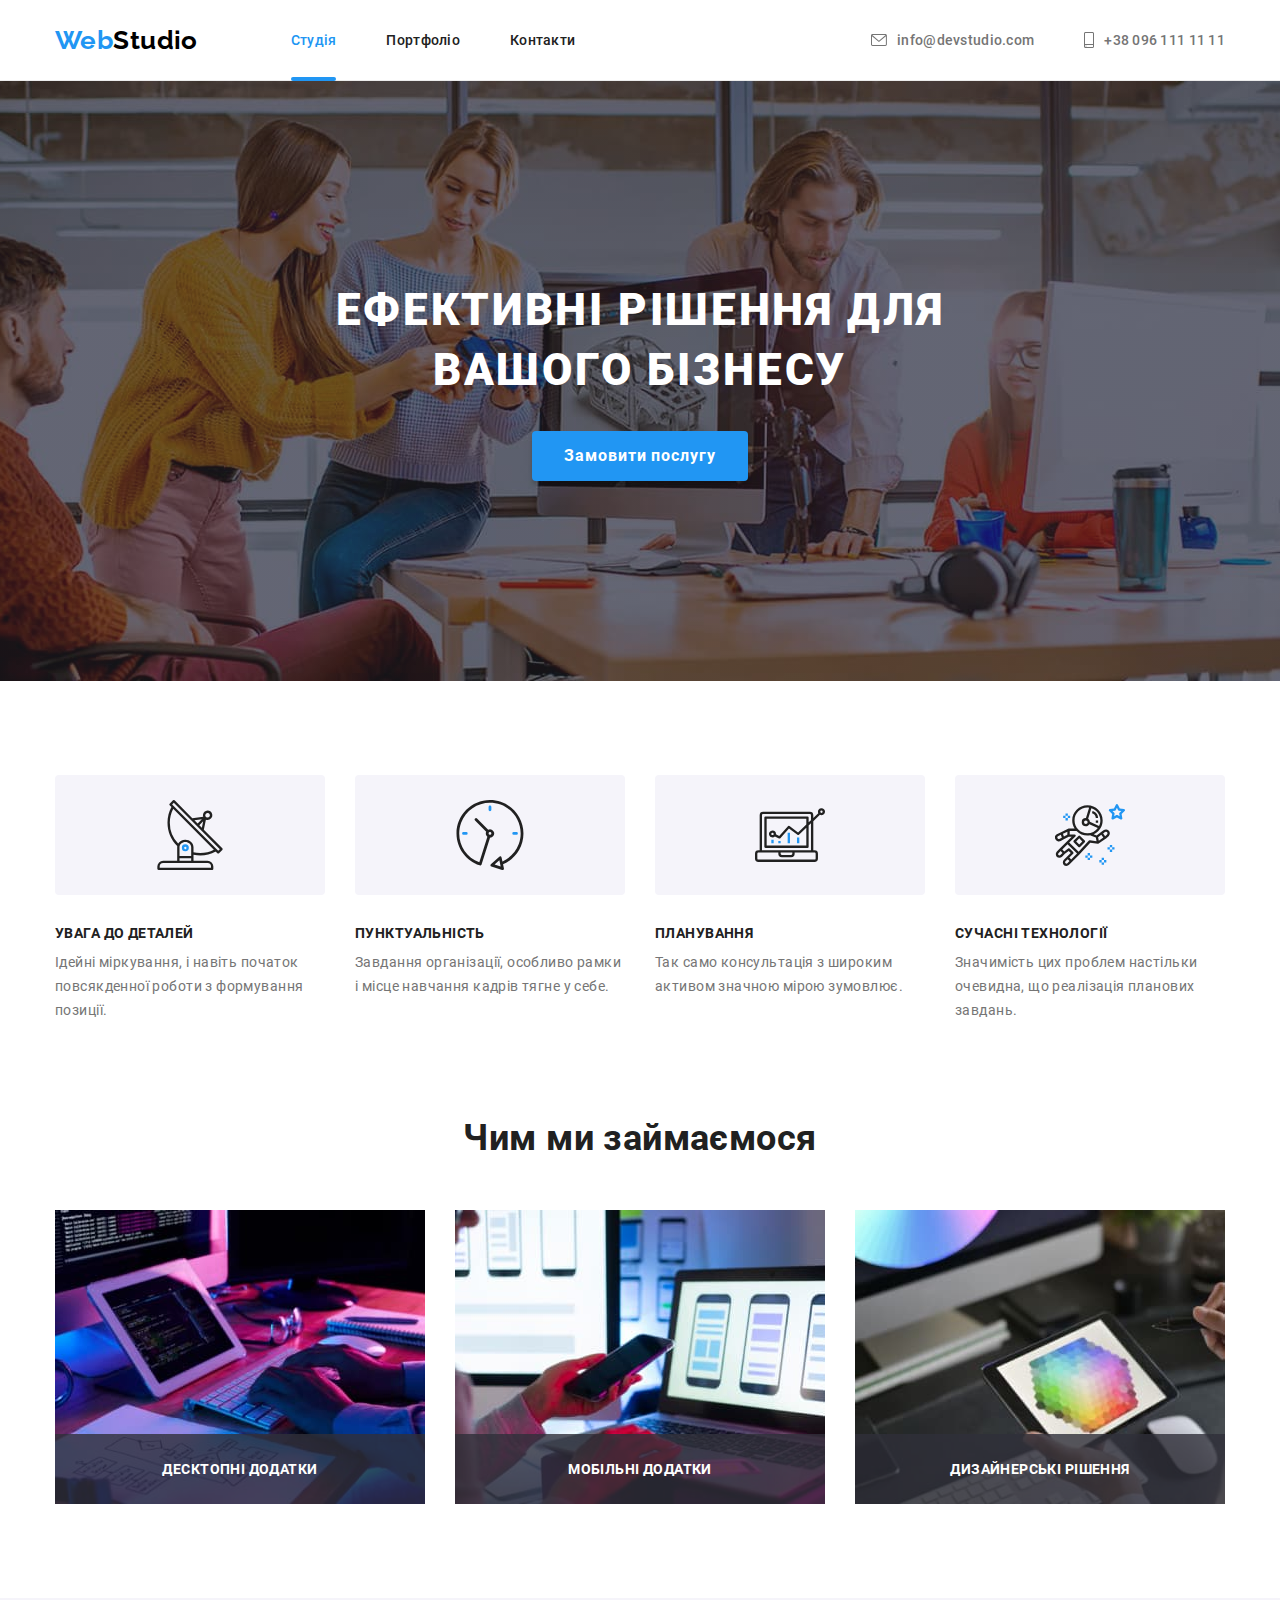
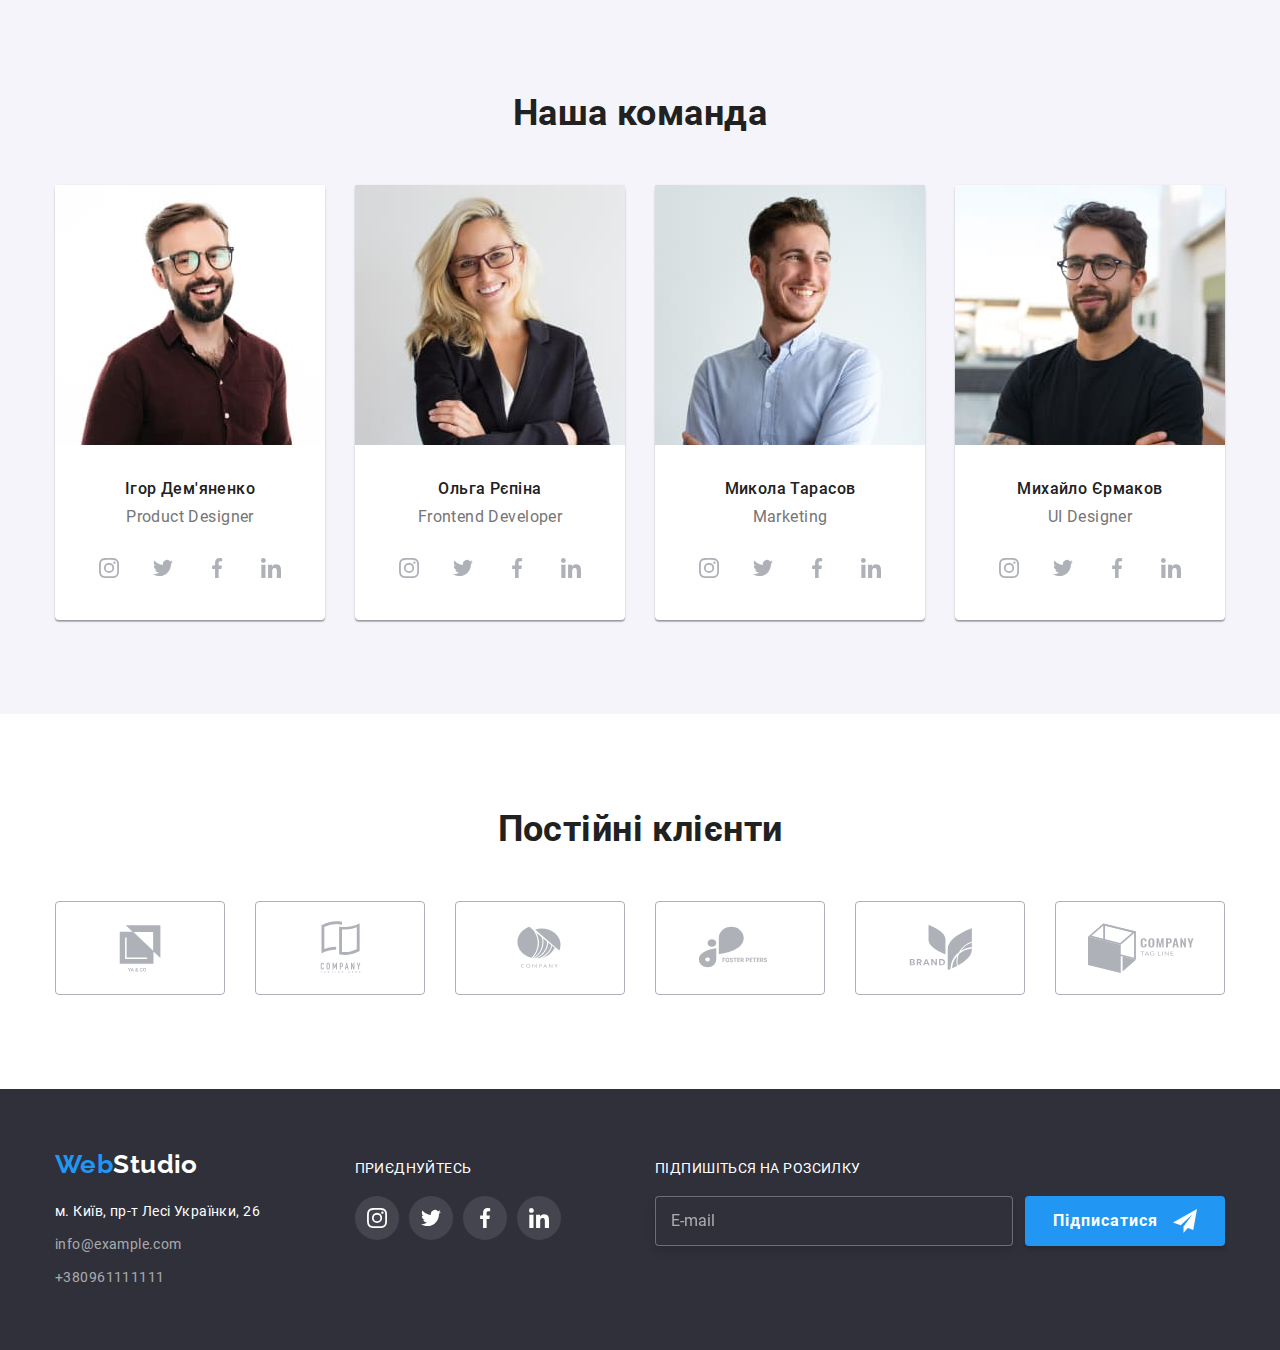
<file: index.html>
<!DOCTYPE html>
<html lang="uk">

<head>
  <meta charset="UTF-8">
  <meta http-equiv="X-UA-Compatible" content="IE=edge">
  <meta name="viewport" content="width=device-width, initial-scale=1.0">
  <link href="./css/normalize.css" rel="stylesheet">
  <!-- <link href="https://fonts.googleapis.com/css2?family=Raleway:wght@700&family=Roboto:wght@400;500;700;900&display=swap"
    rel="stylesheet" /> -->
  <!-- <link rel="stylesheet" href="./css/styles.css" /> -->
  <link rel="stylesheet" href="./css/main.min.css" />
  <title>Document</title>
</head>

<body>
  <header class="header">
    <div class="container">
      <div class="header__container">
        <nav class="header__navigation">
          <a class="link logo header__logo" href="./index.html">Web<span class="logo header__logo--color">Studio</span></a>
          <ul class="list flex-list header__list--position">
            <li><a class="link header__link header__link--color current-home" href="./index.html">Студія</a></li>
            <li><a class="link header__link" href="./portfolio.html">Портфоліо</a></li>
            <li><a class="link header__link" href="#">Контакти</a></li>
          </ul>
        </nav>
        <ul class="list flex-list header__list--position">
          <li><a class="link header__link header__link--position" href="mailto:info@devstudio.com">
              <svg class="header__icon" width="16" height="12">
                <use href="./images/icons.svg#icon-letter"></use>
              </svg><span>info@devstudio.com</span></a></li>
          <li><a class="link header__link header__link--position" href="tel:+380961111111">
              <svg class="header__icon" width="10" height="16">
                <use href="./images/icons.svg#icon-smartphone"></use>
              </svg><span>+38 096 111 11 11</span></a></li>
        </ul>
      </div>
    </div>
  </header>
  <main>
    <section class="hero__section">
      <div class="container">
      <div class="hero__container">
        <h1 class="hero__title">Ефективні рішення для вашого бізнесу</h1>
        <button data-modal-open class="btn button hero__button" type="button">Замовити послугу</button>
      </div>
    </div>
    </section>
    <section class="section">
      <div class="container">
        <h2 class="visually-hidden">Переваги</h2>
        <ul class="list flex-list advantage__list">
          <li>
            <div class="advantage__icon--background">
              <svg width="70px" height="70px">
              <use href="./images/icons.svg#icon-antenna"></use>
            </svg></div>
            <h3 class="advantage__title">Увага до деталей</h3>
            <p>Ідейні міркування, і навіть початок повсякденної роботи з формування позиції.</p>
          </li>
          <li>
            <div class="advantage__icon--background">
              <svg width="70px" height="70px">
                <use href="./images/icons.svg#icon-clock"></use>
              </svg>
            </div>
            <h3 class="advantage__title">Пунктуальність</h3>
            <p>Завдання організації, особливо рамки і місце навчання кадрів тягне у себе.</p>
          </li>
          <li>
            <div class="advantage__icon--background">
              <svg width="70px" height="70px">
                <use href="./images/icons.svg#icon-diagram"></use>
              </svg>
            </div>
            <h3 class="advantage__title">Планування</h3>
            <p>Так само консультація з широким активом значною мірою зумовлює.</p>
          </li>
          <li>
            <div class="advantage__icon--background">
              <svg width="70px" height="70px">
              <use href="./images/icons.svg#icon-astronaut"></use>
            </svg></div>
            <h3 class="advantage__title">Сучасні технології</h3>
            <p>Значимість цих проблем настільки очевидна, що реалізація планових завдань.</p>
          </li>
        </ul>
      </div>
    </section>
    <section class="service__section">
      <div class="container">
        <h2 class="secondary-title">Чим ми займаємося</h2>
        <ul class="list flex-list service__list">
          <li class="service__item"><img src="images/boxone.jpg" alt="Написання коду" width="370">
            <div class="service__overlay">
              <p class="service__text">Десктопні додатки</p>
            </div>
          </li>
          <li class="service__item"><img src="images/boxtwo.jpg" alt="Створення макету на телефон" width="370">
            <div class="service__overlay">
              <p class="service__text">Мобільні додатки</p>
            </div>
          </li>
          <li class="service__item"><img src="images/boxthree.jpg" alt="Вибір кольору" width="370">
          <div class="service__overlay">
            <p class="service__text">Дизайнерські рішення</p>
          </div>
        </li>
        </ul>
      </div>
    </section>
    <section class="team__section">
      <div class="section">
        <div class="container">
          <h2 class="secondary-title">Наша команда</h2>
          <ul class="list flex-list team__list">
            <li class="team__item">
              <img src="images/portretone.jpg" alt="Фото Ігоря Дем'яненко" width="270">
              <div class="team__excerpt">
                <h3 class="team__header">Ігор Дем'яненко</h3>
                <p class="team__text">Product Designer</p>
                <ul class="list team__soc-list">
                  <li><a href="" class="team__soc-link">
                    <svg class="team__soc-icon" width="20" height="20">
                      <use href="./images/icons.svg#icon-instagram"></use>
                    </svg>
                  </a></li>
                  <li><a href="" class="team__soc-link">
                    <svg class="team__soc-icon" width="20" height="20">
                      <use href="./images/icons.svg#icon-twitter"></use>
                    </svg>
                  </a></li>
                  <li><a href="" class="team__soc-link">
                    <svg class="team__soc-icon" width="20" height="20">
                      <use href="./images/icons.svg#icon-facebook"></use>
                    </svg>
                  </a></li>
                  <li><a href="" class="team__soc-link">
                    <svg class="team__soc-icon" width="20" height="20">
                      <use href="./images/icons.svg#icon-linkedin"></use>
                    </svg>
                  </a></li>
                </ul>
              </div>
            </li>
            <li class="team__item">
              <img src="images/portrettwo.jpg" alt="Фото Ольги Рєпіної" width="270">
              <div class="team__excerpt">
                <h3 class="team__header">Ольга Рєпіна</h3>
                <p class="team__text">Frontend Developer</p>
                <ul class="list team__soc-list">
                  <li><a href="" class="team__soc-link">
                      <svg class="team__soc-icon" width="20" height="20">
                        <use href="./images/icons.svg#icon-instagram"></use>
                      </svg>
                    </a></li>
                  <li><a href="" class="team__soc-link">
                      <svg class="team__soc-icon" width="20" height="20">
                        <use href="./images/icons.svg#icon-twitter"></use>
                      </svg>
                    </a></li>
                  <li><a href="" class="team__soc-link">
                      <svg class="team__soc-icon" width="20" height="20">
                        <use href="./images/icons.svg#icon-facebook"></use>
                      </svg>
                    </a></li>
                  <li><a href="" class="team__soc-link">
                      <svg class="team__soc-icon" width="20" height="20">
                        <use href="./images/icons.svg#icon-linkedin"></use>
                      </svg>
                    </a></li>
                </ul>
              </div>
            </li>
            <li class="team__item">
              <img src="images/portretthree.jpg" alt="Фото Миколи Тарасова" width="270">
              <div class="team__excerpt">
                <h3 class="team__header">Микола Тарасов</h3>
                <p class="team__text">Marketing</p>
                <ul class="list team__soc-list">
                  <li><a href="" class="team__soc-link">
                      <svg class="team__soc-icon" width="20" height="20">
                        <use href="./images/icons.svg#icon-instagram"></use>
                      </svg>
                    </a></li>
                  <li><a href="" class="team__soc-link">
                      <svg class="team__soc-icon" width="20" height="20">
                        <use href="./images/icons.svg#icon-twitter"></use>
                      </svg>
                    </a></li>
                  <li><a href="" class="team__soc-link">
                      <svg class="team__soc-icon" width="20" height="20">
                        <use href="./images/icons.svg#icon-facebook"></use>
                      </svg>
                    </a></li>
                  <li><a href="" class="team__soc-link">
                      <svg class="team__soc-icon" width="20" height="20">
                        <use href="./images/icons.svg#icon-linkedin"></use>
                      </svg>
                    </a></li>
                </ul>
              </div>
            </li>
            <li class="team__item">
              <img src="images/portretfour.jpg" alt="Фото Михайла Єрмакова" width="270">
              <div class="team__excerpt">
                <h3 class="team__header">Михайло Єрмаков</h3>
                <p class="team__text">UI Designer</p>
                <ul class="list team__soc-list">
                  <li><a href="" class="team__soc-link">
                      <svg class="team__soc-icon" width="20" height="20">
                        <use href="./images/icons.svg#icon-instagram"></use>
                      </svg>
                    </a></li>
                  <li><a href="" class="team__soc-link">
                      <svg class="team__soc-icon" width="20" height="20">
                        <use href="./images/icons.svg#icon-twitter"></use>
                      </svg>
                    </a></li>
                  <li><a href="" class="team__soc-link">
                      <svg class="team__soc-icon" width="20" height="20">
                        <use href="./images/icons.svg#icon-facebook"></use>
                      </svg>
                    </a></li>
                  <li><a href="" class="team__soc-link">
                      <svg class="team__soc-icon" width="20" height="20">
                        <use href="./images/icons.svg#icon-linkedin"></use>
                      </svg>
                    </a></li>
                </ul>
              </div>
            </li>
          </ul>
        </div>
      </div>
    </section>
    <section class="section">
      <div class="container">
      <h2 class="secondary-title">Постійні клієнти</h2>
      <ul class="list customer__list">
        <li><a href="" class="customer__link"><svg class="customer__icon" width="106" height="60">
          <use href="./images/icons.svg#icon-logo1"></use>
        </svg></a>
      </li>
        <li><a href="" class="customer__link"><svg class="customer__icon" width="106" height="60">
          <use href="./images/icons.svg#icon-logo2"></use>
        </svg></a></li>
        <li><a href="" class="customer__link"><svg class="customer__icon" width="106" height="60">
          <use href="./images/icons.svg#icon-logo3"></use>
        </svg></a></li>
        <li><a href="" class="customer__link"><svg class="customer__icon" width="106" height="60">
          <use href="./images/icons.svg#icon-logo4"></use>
        </svg></a></li>
        <li><a href="" class="customer__link"><svg class="customer__icon" width="106" height="60">
          <use href="./images/icons.svg#icon-logo5"></use>
        </svg></a></li>
        <li><a href="" class="customer__link"><svg class="customer__icon" width="106" height="60">
          <use href="./images/icons.svg#icon-logo6"></use>
        </svg></a></li>
      </ul>
      </div>
    </section>
  </main>
  <footer class="footer__section">
    <div class="container footer__container">
      <div>
        <a class="link logo footer__logo" href="./index.html">Web<span class="logo footer__logo--color">Studio</span></a>
        <address>
          <ul class="list footer__list">
            <li><a class="link footer__address" href="https://goo.gl/maps/GycgCXqMDb9yf3LZ9">м. Київ, пр-т
                Лесі Українки,
                26</a></li>
            <li><a class="link footer__contacts" href="mailto:info@example.com">info@example.com</a></li>
            <li><a class="link footer__contacts" href="tel:+38096111111">+380961111111</a></li>
          </ul>
        </address>
      </div>
      <div class="footer-soc">
        <p class="footer__text">приєднуйтесь</p>
        <ul class="footer-soc__list list">
          <li><a href="" class="footer-soc__link">
              <svg class="footer__icon" width="20" height="20">
                <use href="./images/icons.svg#icon-instagram"></use>
              </svg>
            </a></li>
          <li><a href="" class="footer-soc__link">
              <svg class="footer__icon" width="20" height="20">
                <use href="./images/icons.svg#icon-twitter"></use>
              </svg>
            </a></li>
          <li><a href="" class="footer-soc__link">
              <svg class="footer__icon" width="20" height="20">
                <use href="./images/icons.svg#icon-facebook"></use>
              </svg>
            </a></li>
          <li><a href="" class="footer-soc__link">
              <svg class="footer__icon" width="20" height="20">
                <use href="./images/icons.svg#icon-linkedin"></use>
              </svg>
            </a></li>
        </ul>
      </div>
      <div class="footer__subscription">
      <p class="footer__text">Підпишіться на розсилку</p>
            <form class="footer__form">
              <label>                
                <input type="email" name="email" placeholder="E-mail" class="footer__mail" required/>
              </label>
              <button type="submit" class="btn button footer__button">Підписатися<svg class="footer__icon" width="24" height="24">
                <use href="./images/icons.svg#icon-send"></use>
              </svg></button>
            </form>
    </div>
  </footer>
  <div class="backdrop is-hidden" data-modal>
    <div class="modal">
        <button class="modal__button--close" data-modal-close>
        <svg width="18px" height="18px">
          <use href="./images/icons.svg#icon-close"></use>
        </svg>
      </button>
      <h2 class="modal__header">Залиште свої дані, ми вам передзвонимо</h2>
      <div>
        <form name="feedback" class="modal__feedback">
          <label for="user-name" class="modal__label">Ім'я</label>
          <div class="modal__svg--position">
          <input id="user-name" type="user-name" class="modal__input">
          <svg class="modal__icon" width="18px" height="18px">
            <use href="./images/icons.svg#icon-person"></use>
          </svg>
          </div>
          <label for="user-tel" class="modal__label">Телефон</label>
          <div class="modal__svg--position">
          <input id="user-tel" type="tel" class="modal__input">
          <svg class="modal__icon" width="18px" height="18px">
            <use href="./images/icons.svg#icon-phone"></use>
          </svg>
          </div>
          <label for="user-mail" class="modal__label">Пошта</label>
          <div class="modal__svg--position">
          <input id="user-mail" type="email" class="modal__input">
          <svg class="modal__icon" width="18px" height="18px">
            <use href="./images/icons.svg#icon-email"></use>
          </svg>
          </div>
          <label for="feedback" class="modal__label">Коментар</label>
          <textarea 
          class="modal__input modal__input--comment"
          name="feedback" 
          placeholder="Введіть текст" rows="5"></textarea>
          <div class="modal__checkbox">
          <input class="modal__checkbox--input visually-hidden" id="terms-checkbox" type="checkbox" name="terms-checkbox" />
          <label class="modal__checkbox--label" for="terms-checkbox"><svg class="modal__checkbox--icon" width="16px" height="15px">
            <use href="./images/icons.svg#icon-vector"></use>
          </svg>
            Погоджуюся з розсилкою та приймаю
            <a class="modal__link" href="#">Умови договору</a>
          </label>
        </div>
        <div class="modal__button--position">
        <button class="btn button modal__button" type="submit">Відправити</button></div>
        </form>
      </div>
    </div>
  </div>
    <script src="./js/modal.js"></script>
</body>

</html>
</file>
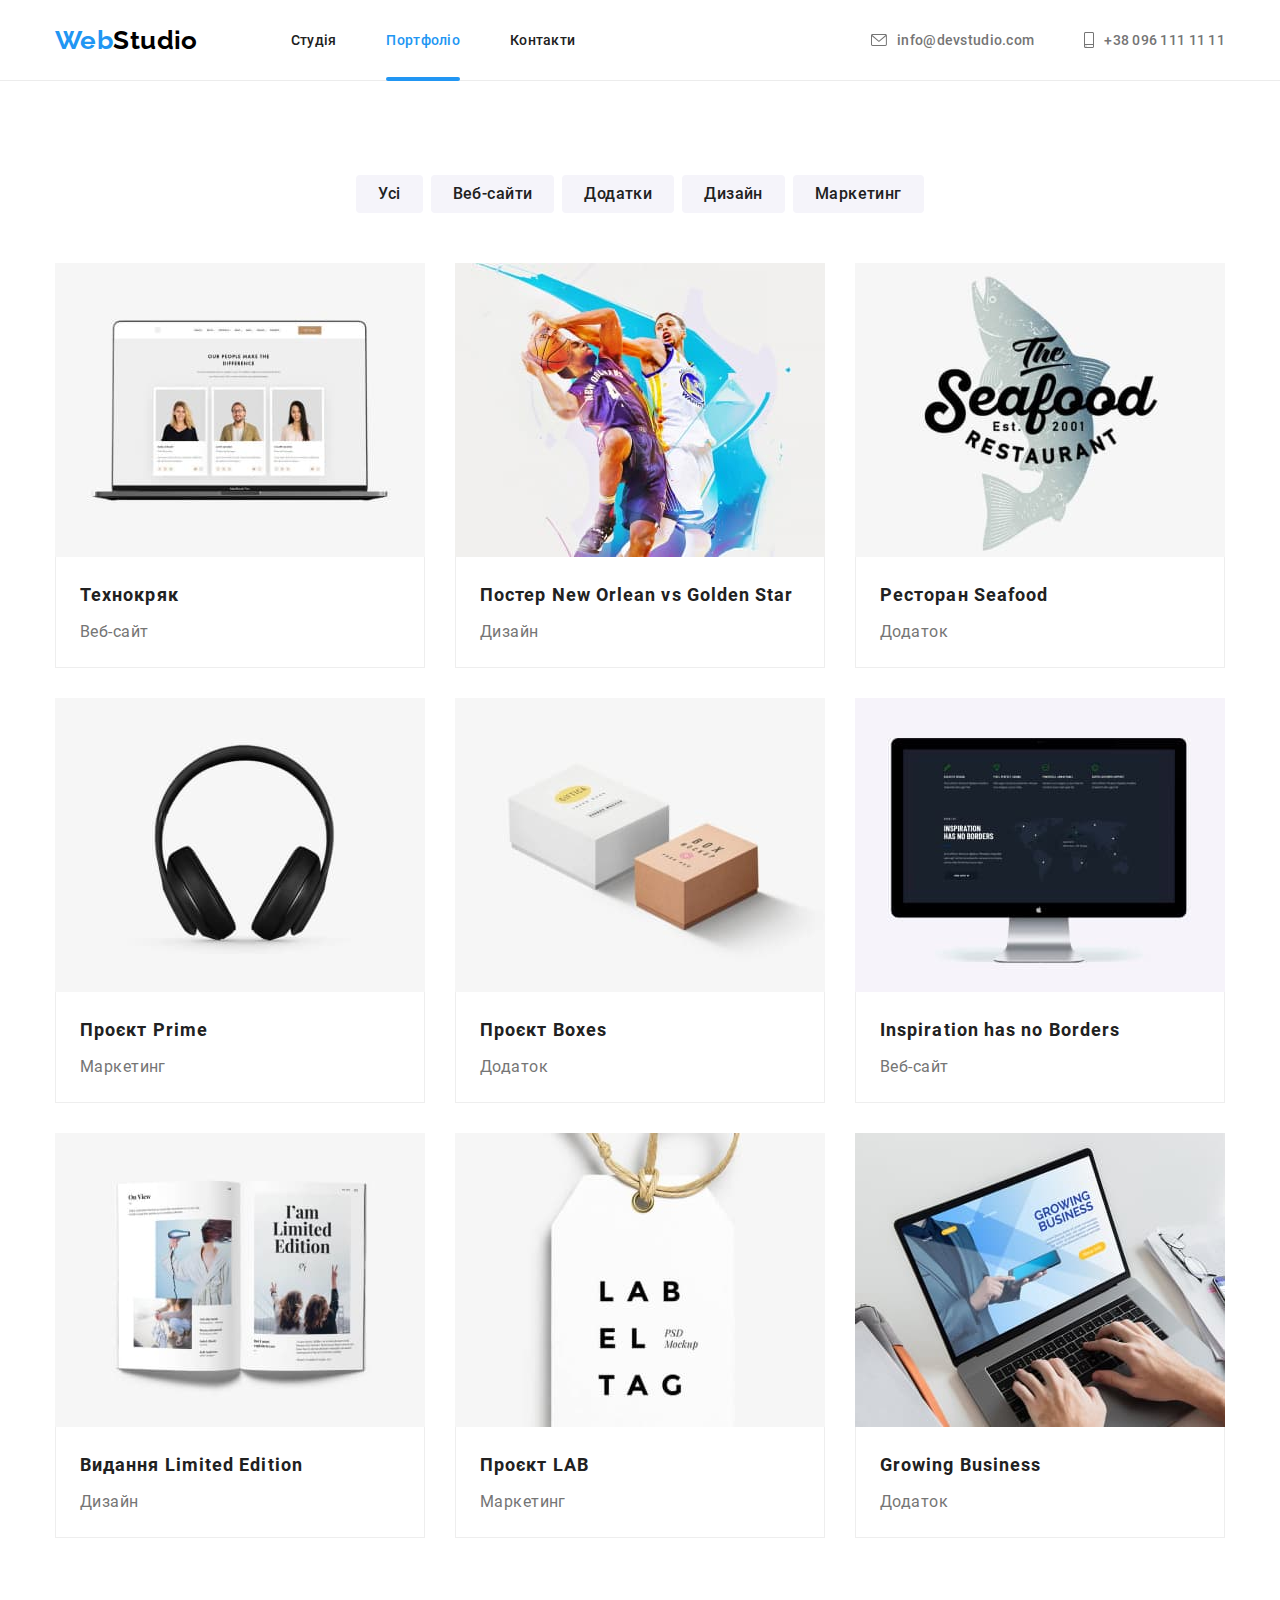
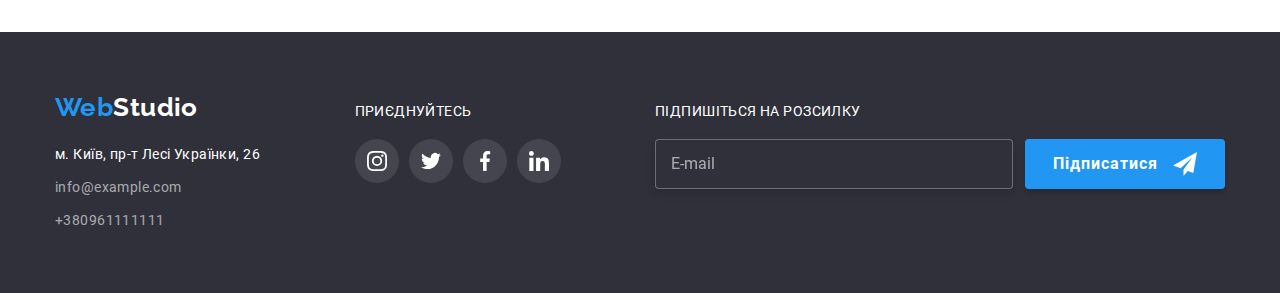
<file: portfolio.html>
<!DOCTYPE html>
<html lang="uk">

<head>
  <meta charset="UTF-8">
  <meta http-equiv="X-UA-Compatible" content="IE=edge">
  <meta name="viewport" content="width=device-width, initial-scale=1.0">
  <link rel="stylesheet" href="./css/normalize.css" />
  <!-- <link href="https://fonts.googleapis.com/css2?family=Raleway:wght@700&family=Roboto:wght@400;500;700;900&display=swap"
    rel="stylesheet" />
  <link rel="stylesheet" href="./css/styles.css" /> -->
  <link rel="stylesheet" href="./css/main.min.css" />
  <title>Document</title>
</head>

<body>
  <header class="header">
    <div class="container">
      <div class="header__container">
        <nav class="header__navigation">
          <a class="link logo header__logo" href="./index.html">Web<span
              class="logo header__logo--color">Studio</span></a>
          <ul class="list flex-list header__list--position">
            <li><a class="link header__link" href="./index.html">Студія</a></li>
            <li><a class="link header__link header__link--color current-home" href="./portfolio.html">Портфоліо</a></li>
            <li><a class="link header__link" href="#">Контакти</a></li>
          </ul>
        </nav>
        <ul class="list flex-list header__list--position">
          <li><a class="link header__link header__link--position" href="mailto:info@devstudio.com">
              <svg class="header__icon" width="16" height="12">
                <use href="./images/icons.svg#icon-letter"></use>
              </svg><span>info@devstudio.com</span></a></li>
          <li><a class="link header__link header__link--position" href="tel:+380961111111">
              <svg class="header__icon" width="10" height="16">
                <use href="./images/icons.svg#icon-smartphone"></use>
              </svg><span>+38 096 111 11 11</span></a></li>
        </ul>
      </div>
    </div>
  </header>
  <main>
    <div class="container">
      <div class="section">
        <h1 class="visually-hidden">Портфоліо</h1>
        <ul class="list portfolio__menu">
          <li>
            <button class="btn portfolio__button" type="button">Усі</button>
          </li>
          <li>
            <button class="btn portfolio__button" type="button">Веб-сайти</button>
          </li>
          <li>
            <button class="btn portfolio__button" type="button">Додатки</button>
          </li>
          <li>
            <button class="btn portfolio__button" type="button">Дизайн</button>
          </li>
          <li>
            <button class="btn portfolio__button" type="button">Маркетинг</button>
          </li>
        </ul>
        <ul class="list flex-list portfolio__list">
          <li>
            <a href="" class="portfolio__link">
            <div class="portfolio__overlay">
            <img src="images/website.jpg" alt="ноутбук" width="370" />
            <p class="portfolio__text--overlay">Ресурс пропонує комплексні пропозиції з різним рівнем функціоналу та сервісів. Все це дозволить відвідувачу отримати
            вичерпні відомості про компанію чи приватну особу.</p>
            </div>
            <div class="portfolio__desc">
              <h2 class="portfolio__header">Технокряк</h2>
              <p class="portfolio__text">Веб-сайт</p>
            </div>
            </a>
          </li>
          <li>
            <a href="" class="portfolio__link">
            <div class="portfolio__overlay">
            <img src="images/design.jpg" alt="постер баскетбольної гри" width="370" />
            <p class="portfolio__text--overlay">Ресурс пропонує комплексні пропозиції з різним рівнем функціоналу та сервісів. Все це дозволить
              відвідувачу отримати
              вичерпні відомості про компанію чи приватну особу.</p>
              </div>
            <div class="portfolio__desc">
              <h2 class="portfolio__header">Постер New Orlean vs Golden Star</h2>
              <p class="portfolio__text">Дизайн</p>
            </div>
            </a>
          </li>
          <li>
            <a href="" class="portfolio__link">
            <div class="portfolio__overlay">
            <img src="images/application.jpg" alt="риба з назвою ресторану" width="370" />
            <p class="portfolio__text--overlay">Ресурс пропонує комплексні пропозиції з різним рівнем функціоналу та сервісів. Все це дозволить
              відвідувачу отримати
              вичерпні відомості про компанію чи приватну особу.</p>
              </div>
            <div class="portfolio__desc">
              <h2 class="portfolio__header">Ресторан Seafood</h2>
              <p class="portfolio__text">Додаток</p>
            </div>
            </a>
          </li>
          <li>
            <a href="" class="portfolio__link">
            <div class="portfolio__overlay">
            <img src="images/projectprime.jpg" alt="наушники" width="370" />
            <p class="portfolio__text--overlay">Ресурс пропонує комплексні пропозиції з різним рівнем функціоналу та сервісів. Все це дозволить
              відвідувачу отримати
              вичерпні відомості про компанію чи приватну особу.</p>
              </div>
            <div class="portfolio__desc">
              <h2 class="portfolio__header">Проєкт Prime</h2>
              <p class="portfolio__text">Маркетинг</p>
            </div>
            </a>
          </li>
          <li>
            <a href="" class="portfolio__link">
            <div class="portfolio__overlay">
            <img src="images/projectboxes.jpg" alt="дві коробочки" width="370" />
            <p class="portfolio__text--overlay">Ресурс пропонує комплексні пропозиції з різним рівнем функціоналу та сервісів. Все це дозволить
              відвідувачу отримати
              вичерпні відомості про компанію чи приватну особу.</p>
              </div>
            <div class="portfolio__desc">
              <h2 class="portfolio__header">Проєкт Boxes</h2>
              <p class="portfolio__text">Додаток</p>
            </div>
            </a>
          </li>
          <li>
            <a href="" class="portfolio__link">
            <div class="portfolio__overlay">
            <img src="images/inspiration.jpg" alt="монітор комп'ютера" width="370" />
            <p class="portfolio__text--overlay">Ресурс пропонує комплексні пропозиції з різним рівнем функціоналу та сервісів. Все це дозволить
              відвідувачу отримати
              вичерпні відомості про компанію чи приватну особу.</p>
              </div>
            <div class="portfolio__desc">
              <h2 class="portfolio__header">Inspiration has no Borders</h2>
              <p class="portfolio__text">Веб-сайт</p>
            </div>
            </a>
          </li>
          <li>
            <a href="" class="portfolio__link">
            <div class="portfolio__overlay">
            <img src="images/projectlimited.jpg" alt="книга" width="370" />
            <p class="portfolio__text--overlay">Ресурс пропонує комплексні пропозиції з різним рівнем функціоналу та сервісів. Все це дозволить
              відвідувачу отримати
              вичерпні відомості про компанію чи приватну особу.</p>
              </div>
            <div class="portfolio__desc">
              <h2 class="portfolio__header">Видання Limited Edition</h2>
              <p class="portfolio__text">Дизайн</p>
            </div>
            </a>
          </li>
          <li>
            <a href="" class="portfolio__link">
            <div class="portfolio__overlay">
            <img src="images/projectlab.jpg" alt="бірочка" width="370" />
            <p class="portfolio__text--overlay">Ресурс пропонує комплексні пропозиції з різним рівнем функціоналу та сервісів. Все це дозволить
              відвідувачу отримати
              вичерпні відомості про компанію чи приватну особу.</p>
            </div>            
            <div class="portfolio__desc">
              <h2 class="portfolio__header">Проєкт LAB</h2>
              <p class="portfolio__text">Маркетинг</p>
            </div>
            </a>
          </li>
          <li>
            <a href="" class="portfolio__link">
            <div class="portfolio__overlay">
            <img src="images/businessapplication.jpg" alt="бізнесмен за ноутбуком" width="370" />
            <p class="portfolio__text--overlay">Ресурс пропонує комплексні пропозиції з різним рівнем функціоналу та сервісів. Все це дозволить
              відвідувачу отримати
              вичерпні відомості про компанію чи приватну особу.</p>
              </div>
            <div class="portfolio__desc">
              <h2 class="portfolio__header">Growing Business</h2>
              <p class="portfolio__text">Додаток</p>
            </div>
            </a>
          </li>
        </ul>
      </div>
    </div>
  </main>
  <footer class="footer__section">
    <div class="container footer__container">
      <div>
        <a class="link logo footer__logo" href="./index.html">Web<span class="logo footer__logo--color">Studio</span></a>
        <address>
          <ul class="list footer__list">
            <li><a class="link footer__address" href="https://goo.gl/maps/GycgCXqMDb9yf3LZ9">м. Київ, пр-т
                Лесі Українки,
                26</a></li>
            <li><a class="link footer__contacts" href="mailto:info@example.com">info@example.com</a></li>
            <li><a class="link footer__contacts" href="tel:+38096111111">+380961111111</a></li>
          </ul>
        </address>
      </div>
      <div class="footer-soc">
        <p class="footer__text">приєднуйтесь</p>
        <ul class="footer-soc__list list">
          <li><a href="" class="footer-soc__link">
              <svg class="footer__icon" width="20" height="20">
                <use href="./images/icons.svg#icon-instagram"></use>
              </svg>
            </a></li>
          <li><a href="" class="footer-soc__link">
              <svg class="footer__icon" width="20" height="20">
                <use href="./images/icons.svg#icon-twitter"></use>
              </svg>
            </a></li>
          <li><a href="" class="footer-soc__link">
              <svg class="footer__icon" width="20" height="20">
                <use href="./images/icons.svg#icon-facebook"></use>
              </svg>
            </a></li>
          <li><a href="" class="footer-soc__link">
              <svg class="footer__icon" width="20" height="20">
                <use href="./images/icons.svg#icon-linkedin"></use>
              </svg>
            </a></li>
        </ul>
      </div>
      <div class="footer__subscription">
        <p class="footer__text">Підпишіться на розсилку</p>
        <form class="footer__form">
          <label>
            <input type="email" name="email" placeholder="E-mail" class="footer__mail" required />
          </label>
          <button type="submit" class="btn button footer__button">Підписатися<svg class="footer__icon" width="24"
              height="24">
              <use href="./images/icons.svg#icon-send"></use>
            </svg></button>
        </form>
      </div>
  </footer>
</body>

</html>
</file>
<file: css/styles.css>
/* змінні */

:root {
    --color-white: #fff;
    --color-black: #000;
    --button-background-color: #F5F4FA;
    --footer-background-color: #2F303A;
    --color-decoration: #2196F3;
    --color-text: #757575;
    --color-title: #212121;
    --contacts-text-color: rgba(255, 255, 255, 0.6);
    --color-button-active: #188CE8;
    --color-icon: #AFB1B8;
    --animation-timing-function: cubic-bezier(0.4, 0, 0.2, 1) ;
    --modal-shadow: 0px 1px 3px rgba(0, 0, 0, 0.12), 0px 1px 1px rgba(0, 0, 0, 0.14), 0px 2px 1px rgba(0, 0, 0, 0.2);
    --project-list-shadow: 0px 1px 1px rgba(0, 0, 0, 0.12),
        0px 4px 4px rgba(0, 0, 0, 0.06),
        1px 4px 6px rgba(0, 0, 0, 0.16);
    --portfolio-button-shadow: 0px 3px 1px rgba(0, 0, 0, 0.1),
        0px 1px 2px rgba(0, 0, 0, 0.08),
        0px 2px 2px rgba(0, 0, 0, 0.12);
    --main-button-shadow: 0px 4px 4px rgba(0, 0, 0, 0.15);
}

/* глобальні стилі */

body {
    font-family: 'Roboto';
    font-size: 14px;
    line-height: 1.7142;
    letter-spacing: 0.03em;
    color: var(--color-text);
}

ul {
    padding: 0;
    margin: 0;
}

h1, h2, p {
    margin: 0;
}

img, svg {
    display: block;
}

.container {
    width: 1200px;
    padding: 0 15px;
    margin: auto;
}

.list {
    list-style-type: none;
}

.flex-list {
    display: flex;
}

.section {
    padding: 94px 0;
}

.btn {
    border: none;
    cursor: pointer;
}

.button {
    background-color: var(--color-decoration);
    box-shadow: var(--main-button-shadow);
    border-radius: 4px;
    font-weight: 700;
    font-size: 16px;
    line-height: 1.875;
    letter-spacing: 0.06em;
    color: var(--color-white);
    transition: background-color 250ms var(--animation-timing-function);
}

.button:hover,
.button:focus {
    background-color: var(--color-button-active);

}

.link {
    text-decoration: none;
    transition: color 250ms var(--animation-timing-function);
}

.link:hover,
.link:focus {
    color: var(--color-decoration);
}

.logo {
    font-family: 'Raleway';
    font-weight: 700;
    font-size: 26px;
    line-height: 1.1923;
}

.visually-hidden {
    position: absolute;
    white-space: nowrap;
    width: 1px;
    height: 1px;
    overflow: hidden;
    border: 0;
    padding: 0;
    clip: rect(0 0 0 0);
    clip-path: inset(50%);
    margin: -1px;
}

.secondary-title {
    margin: 0 0 50px;
    text-align: center;
    font-size: 36px;
    font-weight: 700;
    line-height: 1.2;
    color: var(--color-title);
}

/* навігація */

.header {
    border-bottom: 1px solid #ECECEC;
}

.header__container {
    display: flex;
    align-items: center;
    justify-content: space-between;
}

.header__navigation {
    display: flex;
    justify-content: space-between;
    align-items: center;
    margin: 0;
}

.header__logo {
    margin-right: 93px;
    padding: 24px 0;
    color: var(--color-decoration);
}

.header__logo--color {
    color: var(--color-black);
}

.header__list--position {
    align-items: center;
    gap: 50px;
    margin: 0;
}

.header__link--color {
    position: relative;
    color: var(--color-decoration);

}

.current-home::after {
    content: '';
    width: 100%;
    height: 4px;
    position: absolute;
    left: 0;
    bottom: -1px;
    border-radius: 2px;
    background-color: var(--color-decoration);

}

.header__link {
    display: block;
    padding: 32px 0;
    font-weight: 500;
    line-height: 1.1428;
    letter-spacing: 0.02em;
    color: var(--color-title);
}

.header__link--position {
    display: flex;
    align-items: center;
    color: currentColor;
}

.header__icon {
    margin-right: 10px;
    fill: currentColor;
}

/* шапка */

.hero__section {
    background-color: var(--footer-background-color);
    padding-top: 200px;
    padding-bottom: 200px;
    background-image: linear-gradient(rgba(47, 48, 58, 0.4), rgba(47, 48, 58, 0.4)),  url("../images/hero-image.jpg");
    background-repeat: no-repeat;
    background-size: cover;
    margin: 0 auto;
    background-position: center;
    max-width: 1600px;
}

.hero__container {
    display: flex;
    flex-direction: column;
    align-items: center;
    gap: 30px;
}

.hero__title {
    width: 696px;
    margin: 0;
    text-align: center;
    font-weight: 900;
    font-size: 44px;
    line-height: 1.3636;
    letter-spacing: 0.06em;
    text-transform: uppercase;
    color: var(--color-white);
}

.hero__button {
    width: 216px;
    height: 50px;
}

/* Переваги */

.advantage__list {
    gap: 30px;
}

.advantage__icon--background {
    padding: 25px 100px;
    margin-bottom: 30px;
    border-radius: 4px;
    background-color: var(--button-background-color);
}

.advantage__title {
    margin: 0 0 10px;
    font-size: 14px;
    line-height: 1.15;
    text-transform: uppercase;
    color: var(--color-title);
}

/* чим ми займаємось */
.service__section {
    padding-bottom: 94px;
}

.service__list {
    justify-content: space-between;
}

.service__item {
    display: block;
    position: relative;

}

.service__overlay {
    position: absolute;
    display: flex;
    justify-content: center;
    align-items: center;
    bottom: 0px;
    width: 100%;
    height: 70px;
    background-color: rgba(47, 48, 58, 0.8);

}

.service__text {
    text-transform: uppercase;
    font-weight: 700;
    line-height: 1.1428;
    color: var(--color-white);

}

/* команда */

.team__section {
    background-color: var(--button-background-color);
} 

.team__list {
    justify-content: space-between;
}

.team__item {
    background-color: var(--color-white);
    width: 270px;
    box-shadow: var(--modal-shadow);
    border-radius: 4px;
}

.team__excerpt {
    display: flex;
    flex-direction: column;
    align-items: center;
    padding: 30px 0;
}

.team__header {
    margin: 0;
    font-weight: 500;
    font-size: 16px;
    color: var(--color-title);
}

.team__text {
    margin: 0;
    font-size: 16px;
}

.team__soc-list {
    display: flex;
    margin-top: 16px;
    gap: 10px;
}

.team__soc-link {
    display: flex;
    justify-content: center;
    align-items: center;
    width: 44px;
    height: 44px;
    border-radius: 50%;
    transition: background-color 250ms var(--animation-timing-function);
}

.team__soc-link:hover,
.team__soc-link:focus {
    background-color: var(--color-decoration);
}

.team__soc-icon {
    fill: var(--color-icon);
    transition: fill 250ms var(--animation-timing-function);
}

.team__soc-link:hover .team__soc-icon,
.team__soc-link:focus .team__soc-icon {
    fill: var(--color-white);
}

/* Постійні клієнти */

.customer__list {
    display: flex;
    justify-content: space-between;
}

.customer__link {
    display:block;
    padding: 16px 32px;
    border: 1px solid var(--color-icon);
    border-radius: 4px;
    width: 170px;
    transition: border 250ms var(--animation-timing-function);
}

.customer__link:hover,
.customer__link:focus {
    cursor: pointer;
    border: 1px solid var(--color-decoration);
}

.customer__icon {
    display: block;
    fill: var(--color-icon);
    transition: fill 250ms var(--animation-timing-function);
}

.customer__link:hover .customer__icon,
.customer__link:focus .customer__icon {
    fill: var(--color-decoration);
}


/* підвал */
.footer__section {
    background-color: var(--footer-background-color);
    padding: 60px 0;
}

.footer__container {
    display: flex;
    justify-content: space-between;
    align-items: baseline;
}

.footer__logo {
    display: block;
    margin-bottom: 20px;
    color: var(--color-decoration);
}

.footer__logo--color {
    color: var(--color-white);
}

.footer__list {
    display: flex;
    flex-direction: column;
    gap: 9px;
}

.footer__address {
    color: var(--color-white);
    font-style: normal;
}

.footer__contacts {
    color: var(--contacts-footer-text-color);
    font-style: normal;
}

.footer-soc {
    margin-left: 93px;
}

.footer__text {
    font-size: inherit;
    line-height: 1.1428;
    text-align: left;
    color: var(--color-white);
    text-transform: uppercase;
    margin-bottom: 20px;
}

.footer-soc__list {
    display: flex;
    gap: 10px;
}

.footer-soc__link {
    display: flex;
    justify-content: center;
    align-items: center;
    width: 44px;
    height: 44px;
    border-radius: 50%;
    background-color: rgba(255, 255, 255, 0.1);

    transition: background-color 250ms var(--animation-timing-function);
}

.footer-soc__link:hover,
.footer-soc__link:focus {
    background-color: var(--color-decoration);
}

.footer__icon {
    fill: var(--color-white);
}

.footer__subscription {
    display: flex;
    flex-direction: column;
    padding-left: 93px;
}

.footer__form {
    display: flex; 
}

.footer__mail {
    padding: 15px;
    width: 358px;
    height: 50px;
    border: 1px;
    border-style:  solid;
    border-color: rgba(255, 255, 255, 0.3);
    filter: drop-shadow(0px 4px 4px rgba(0, 0, 0, 0.15));
    border-radius: 4px;
    background-color: var(--footer-background-color);
    outline: none;
}

.footer__mail::placeholder {
    font-size: 16px;
    line-height: 1.25;
    color: rgba(255, 255, 255, 0.6);
}

.footer__mail:not(:placeholder-shown):required:valid {
    border-color: var(--color-decoration);
}

.footer__button {
    display: flex;
    align-items: center;
    justify-content: space-between;
    padding: 10px 28px;
    margin-left: 12px;
    width: 200px;
}


/* портфоліо */

.portfolio__menu {
    display: flex;
    gap: 8px;
    justify-content: center;
    margin-bottom: 50px;
}

.portfolio__button {
    padding: 6px 22px;
    font-family: inherit;
    background-color: var(--button-background-color);
    color: var(--color-title);
    font-weight: 500;
    font-size: 16px;
    line-height: 1.625;
    border-radius: 4px;
    letter-spacing: inherit;

    transition: background-color 250ms var(--animation-timing-function), color 250ms var(--animation-timing-function);
}

.portfolio__button:hover,
.portfolio__button:focus {
    background-color: var(--color-decoration);
    color: var(--color-white);
    box-shadow: var(--portfolio-button-shadow);
    border-radius: 4px;
    
}

.portfolio__list {
    flex-wrap: wrap;
    gap: 30px;
}

.portfolio__link {
    text-decoration: none;
    display: block;
}

.portfolio__link:hover,
.portfolio__link:focus {
    box-shadow: var(--project-list-shadow);
    transition: box-shadow 250ms var(--animation-timing-function);
}

.portfolio__overlay {
    position: relative;
    overflow: hidden;
}

.portfolio__link:hover .portfolio__text--overlay,
.portfolio__link:focus .portfolio__text--overlay {
    transform: translateY(0);
}

.portfolio__text--overlay {
    position: absolute;
    width: 100%;
    height: 100%;
    top: 0;
    background-color: rgba(33, 150, 243, 0.9);
    transform: translateY(100%);
    transition: transform 250ms var(--animation-timing-function);

    padding: 63px 24px;
    font-size: 18px;
    line-height: 1.5555;
    color: var(--color-white);
}

.portfolio__desc {
    padding: 20px 24px;
    border: 1px solid #EEEEEE;
    border-top: 0;
}

.portfolio__header {
    margin: 0 0 4px;
    text-align: left;
    font-weight: 700;
    font-size: 18px;
    line-height: 2;
    letter-spacing: 0.06em;
    color: var(--color-title);
}

.portfolio__text {
    margin: 0;
    text-align: left;
    font-size: 16px;
    line-height: 1.875;
    color: var(--color-text);
}

/* модальне вікно */

.backdrop.is-hidden {
    visibility: hidden;
    opacity: 0;
    pointer-events: none;
    transition: transform 250ms, opacity 250ms, visibility 250ms;
}

.backdrop.is-hidden .modal {
    transform: translate(-50%, -50%) scale(0.9);
}

.backdrop {
    position: fixed;
    left: 0;
    top: 0;
    width: 100%;
    height: 100%;
    background-color: rgba(0, 0, 0, 0.2);
    transition: opacity 250ms var(--animation-timing-function);

}

.modal {
    padding: 40px;
    position: absolute;
    top: 50%;
    left: 50%;
    transform: translate(-50%, -50%) scale(1);
    transition: transform 250ms var(--animation-timing-function);
    width: 528px;
    max-height: 581px;
    height: 100%;
    overflow: auto;
    background-color: var(--color-white);
    box-shadow: var(--modal-shadow);
    border-radius: 4px;

}

.modal__button--close {
    display: flex;
    justify-content: center;
    align-items: center;
    position: absolute;
    right: 8px;
    top: 8px;
    width: 30px;
    height: 30px;
    background-color: var(--color-white);
    border: 1px solid rgba(0, 0, 0, 0.1);
    border-radius: 50%;

}

.modal__button--close:hover {
    cursor: pointer;
    fill: var(--color-decoration);

}

.modal__header {
    display: block;
    text-align: center;
    margin-top: 0;
    margin-bottom: 12px;
    font-size: 20px;
    line-height: 1.15;
    color: var(--color-title);

}

.modal__feedback {
    display: flex;
    flex-direction: column;
}

.modal__label {
    font-size: 12px;
    line-height: 1.1716;
    letter-spacing: 0.01em;
    margin-bottom: 4px;
}

.modal__svg--position {
    position: relative;
    margin-bottom: 10px;
    
}

.modal__input {
    width: 100%;
    height: 40px;
    padding-left: 34px;
    border: 1px solid rgba(33, 33, 33, 0.2);
    border-radius: 4px;
    outline: none;
    
}

.modal__input--comment {
    padding: 12px 16px;
    margin-bottom: 20px;
    resize: none;
    height: auto;
}

.modal__input:focus {
    border-color: var(--color-decoration);
    transition: border-color 250ms var(--animation-timing-function);
}

.modal__icon {
    position: absolute;
    left: 12px;
    top: 11px;
    fill: var(--color-title);
    transition: fill 250ms var(--animation-timing-function);
}

.modal__input:focus + .modal__icon {
    fill: var(--color-decoration);
}

.modal__link {
    color: var(--color-decoration);
}

.modal__button--position {
    position: relative;
}

.modal__button {
    position: absolute;
    width: 200px;
    height: 50px;
    left: 50%;
    transform: translateX(-50%);
}

/* Checkbox */

.modal__checkbox {
    position: relative;
    margin-bottom: 30px;

}

.modal__checkbox--input {
    appearance: none;
    position: absolute;
    left: 0px;

}

.modal__checkbox--label {
    position: relative;
    left: 40px;
}

.modal__checkbox--label::before {
    position: absolute;
    left: -25px;
    bottom: 2px;
    content: '';
    width: 16px;
    height: 15px;
    border: 1px solid var(--color-title);
    border-radius: 2px;
}

.modal__checkbox--icon {
    position: absolute;
    display: block;
    left: -25px;
    bottom: 2px;
    opacity: 0;
    border-radius: 2px;
    background-color: var(--color-decoration);
}

.modal__checkbox--input:checked ~ .modal__checkbox--label .modal__checkbox--icon {
    opacity: 1;
}
</file>
<file: css/main.min.css>
@font-face{font-family:"Roboto";font-style:normal;font-weight:400;src:url("../fonts/roboto-v30-latin_cyrillic-regular.eot");src:local(""),url("../fonts/roboto-v30-latin_cyrillic-regular.eot?#iefix") format("embedded-opentype"),url("../fonts/roboto-v30-latin_cyrillic-regular.woff2") format("woff2"),url("../fonts/roboto-v30-latin_cyrillic-regular.woff") format("woff"),url("../fonts/roboto-v30-latin_cyrillic-regular.ttf") format("truetype"),url("../fonts/roboto-v30-latin_cyrillic-regular.svg#Roboto") format("svg")}@font-face{font-family:"Roboto";font-style:normal;font-weight:500;src:url("../fonts/roboto-v30-latin_cyrillic-500.eot");src:local(""),url("../fonts/roboto-v30-latin_cyrillic-500.eot?#iefix") format("embedded-opentype"),url("../fonts/roboto-v30-latin_cyrillic-500.woff2") format("woff2"),url("../fonts/roboto-v30-latin_cyrillic-500.woff") format("woff"),url("../fonts/roboto-v30-latin_cyrillic-500.ttf") format("truetype"),url("../fonts/roboto-v30-latin_cyrillic-500.svg#Roboto") format("svg")}@font-face{font-family:"Roboto";font-style:normal;font-weight:700;src:url("../fonts/roboto-v30-latin_cyrillic-700.eot");src:local(""),url("../fonts/roboto-v30-latin_cyrillic-700.eot?#iefix") format("embedded-opentype"),url("../fonts/roboto-v30-latin_cyrillic-700.woff2") format("woff2"),url("../fonts/roboto-v30-latin_cyrillic-700.woff") format("woff"),url("../fonts/roboto-v30-latin_cyrillic-700.ttf") format("truetype"),url("../fonts/roboto-v30-latin_cyrillic-700.svg#Roboto") format("svg")}@font-face{font-family:"Roboto";font-style:normal;font-weight:900;src:url("../fonts/roboto-v30-latin_cyrillic-900.eot");src:local(""),url("../fonts/roboto-v30-latin_cyrillic-900.eot?#iefix") format("embedded-opentype"),url("../fonts/roboto-v30-latin_cyrillic-900.woff2") format("woff2"),url("../fonts/roboto-v30-latin_cyrillic-900.woff") format("woff"),url("../fonts/roboto-v30-latin_cyrillic-900.ttf") format("truetype"),url("../fonts/roboto-v30-latin_cyrillic-900.svg#Roboto") format("svg")}@font-face{font-family:"Raleway";font-style:normal;font-weight:700;src:url("../fonts/raleway-v28-latin_cyrillic-700.eot");src:local(""),url("../fonts/raleway-v28-latin_cyrillic-700.eot?#iefix") format("embedded-opentype"),url("../fonts/raleway-v28-latin_cyrillic-700.woff2") format("woff2"),url("../fonts/raleway-v28-latin_cyrillic-700.woff") format("woff"),url("../fonts/raleway-v28-latin_cyrillic-700.ttf") format("truetype"),url("../fonts/raleway-v28-latin_cyrillic-700.svg#Raleway") format("svg")}.container{width:1200px;padding:0 15px;margin:auto}.list{list-style-type:none}.flex-list{display:-webkit-box;display:-ms-flexbox;display:flex}.section{padding:94px 0}.portfolio__button:hover,.portfolio__button:focus,.portfolio__button,.modal__button,.footer__button,.hero__button,.button:hover,.button:focus{border:none;cursor:pointer}.modal__button,.footer__button,.hero__button,.button:hover,.button:focus{background-color:#2196f3;-webkit-box-shadow:0px 4px 4px rgba(0,0,0,.15);box-shadow:0px 4px 4px rgba(0,0,0,.15);border-radius:4px;font-weight:700;font-size:16px;line-height:1.875;letter-spacing:.06em;color:#fff;-webkit-transition:background-color 250ms cubic-bezier(0.4, 0, 0.2, 1);transition:background-color 250ms cubic-bezier(0.4, 0, 0.2, 1)}.button:hover,.button:focus{background-color:#188ce8}.portfolio__link,.footer-soc__link,.footer__contacts,.footer__address,.customer__link,.team__soc-link,.service__list,.header__link{text-decoration:none;-webkit-transition:color 250ms cubic-bezier(0.4, 0, 0.2, 1);transition:color 250ms cubic-bezier(0.4, 0, 0.2, 1)}.link:hover,.link:focus{color:#2196f3}.secondary-title{margin:0 0 50px;text-align:center;font-size:36px;font-weight:700;line-height:1.2;color:#212121}.visually-hidden{position:absolute;white-space:nowrap;width:1px;height:1px;overflow:hidden;border:0;padding:0;clip:rect(0 0 0 0);-webkit-clip-path:inset(50%);clip-path:inset(50%);margin:-1px}body{font-family:"Roboto",sans-serif;font-size:14px;line-height:1.7142;letter-spacing:.03em;color:#757575}ul{padding:0;margin:0}h1,h2,p{margin:0}img,svg{display:block}.header{border-bottom:1px solid #ececec}.header__container{display:-webkit-box;display:-ms-flexbox;display:flex;-webkit-box-align:center;-ms-flex-align:center;align-items:center;-webkit-box-pack:justify;-ms-flex-pack:justify;justify-content:space-between}.header__navigation{display:-webkit-box;display:-ms-flexbox;display:flex;-webkit-box-pack:justify;-ms-flex-pack:justify;justify-content:space-between;-webkit-box-align:center;-ms-flex-align:center;align-items:center;margin:0}.footer__logo,.header__logo{text-decoration:none;font-family:"Raleway",sans-serif;font-weight:700;font-size:26px;line-height:1.1923}.header__logo{margin-right:93px;padding:24px 0;color:#2196f3}.header__logo--color{color:#000}.footer__logo{display:block;margin-bottom:20px;color:#2196f3}.footer__logo--color{color:#fff}.header__list--position{-webkit-box-align:center;-ms-flex-align:center;align-items:center;gap:50px;margin:0}.current-home::after{content:"";width:100%;height:4px;position:absolute;left:0;bottom:-1px;border-radius:2px;background-color:#2196f3}.header__link{display:block;padding:32px 0;font-weight:500;line-height:1.1428;letter-spacing:.02em;color:#212121}.header__link--position{display:-webkit-box;display:-ms-flexbox;display:flex;-webkit-box-align:center;-ms-flex-align:center;align-items:center;color:currentColor}.header__link--color{position:relative;color:#2196f3}.header__icon{margin-right:10px;fill:currentColor}.hero__section{background-color:#2f303a;padding-top:200px;padding-bottom:200px;background-image:-webkit-gradient(linear, left top, left bottom, from(rgba(47, 48, 58, 0.4)), to(rgba(47, 48, 58, 0.4))),url("../images/hero-image.jpg");background-image:linear-gradient(rgba(47, 48, 58, 0.4), rgba(47, 48, 58, 0.4)),url("../images/hero-image.jpg");background-repeat:no-repeat;background-size:cover;margin:0 auto;background-position:center;max-width:1600px}.hero__container{display:-webkit-box;display:-ms-flexbox;display:flex;-webkit-box-orient:vertical;-webkit-box-direction:normal;-ms-flex-direction:column;flex-direction:column;-webkit-box-align:center;-ms-flex-align:center;align-items:center;gap:30px}.hero__title{width:696px;margin:0;text-align:center;font-weight:900;font-size:44px;line-height:1.3636;letter-spacing:.06em;text-transform:uppercase;color:#fff}.hero__button{width:216px;height:50px}.advantage__list{gap:30px}.advantage__icon--background{padding:25px 100px;margin-bottom:30px;border-radius:4px;background-color:#f5f4fa}.advantage__title{margin:0 0 10px;font-size:14px;line-height:1.15;text-transform:uppercase;color:#212121}.service__section{padding-bottom:94px}.service__list{-webkit-box-pack:justify;-ms-flex-pack:justify;justify-content:space-between}.service__item{display:block;position:relative}.service__overlay{position:absolute;display:-webkit-box;display:-ms-flexbox;display:flex;-webkit-box-pack:center;-ms-flex-pack:center;justify-content:center;-webkit-box-align:center;-ms-flex-align:center;align-items:center;bottom:0px;width:100%;height:70px;background-color:rgba(47,48,58,.8)}.service__text{text-transform:uppercase;font-weight:700;line-height:1.1428;color:#fff}.team__section{background-color:#f5f4fa}.team__list{-webkit-box-pack:justify;-ms-flex-pack:justify;justify-content:space-between}.team__item{background-color:#fff;width:270px;-webkit-box-shadow:0px 1px 3px rgba(0,0,0,.12),0px 1px 1px rgba(0,0,0,.14),0px 2px 1px rgba(0,0,0,.2);box-shadow:0px 1px 3px rgba(0,0,0,.12),0px 1px 1px rgba(0,0,0,.14),0px 2px 1px rgba(0,0,0,.2);border-radius:4px}.team__excerpt{display:-webkit-box;display:-ms-flexbox;display:flex;-webkit-box-orient:vertical;-webkit-box-direction:normal;-ms-flex-direction:column;flex-direction:column;-webkit-box-align:center;-ms-flex-align:center;align-items:center;padding:30px 0}.team__header{margin:0;font-weight:500;font-size:16px;color:#212121}.team__text{margin:0;font-size:16px}.team__soc-list{display:-webkit-box;display:-ms-flexbox;display:flex;margin-top:16px;gap:10px}.team__soc-link{display:-webkit-box;display:-ms-flexbox;display:flex;-webkit-box-pack:center;-ms-flex-pack:center;justify-content:center;-webkit-box-align:center;-ms-flex-align:center;align-items:center;width:44px;height:44px;border-radius:50%;-webkit-transition:background-color 250ms cubic-bezier(0.4, 0, 0.2, 1);transition:background-color 250ms cubic-bezier(0.4, 0, 0.2, 1)}.team__soc-link:hover,.team__soc-link:focus{background-color:#2196f3}.team__soc-icon{fill:#afb1b8;-webkit-transition:fill 250ms cubic-bezier(0.4, 0, 0.2, 1);transition:fill 250ms cubic-bezier(0.4, 0, 0.2, 1)}.team__soc-link:hover .team__soc-icon,.team__soc-link:focus .team__soc-icon{fill:#fff}.customer__list{display:-webkit-box;display:-ms-flexbox;display:flex;-webkit-box-pack:justify;-ms-flex-pack:justify;justify-content:space-between}.customer__link{display:block;padding:16px 32px;border:1px solid #afb1b8;border-radius:4px;width:170px;-webkit-transition:border 250ms cubic-bezier(0.4, 0, 0.2, 1);transition:border 250ms cubic-bezier(0.4, 0, 0.2, 1)}.customer__link:hover,.customer__link:focus{cursor:pointer;border:1px solid #2196f3}.customer__icon{display:block;fill:#afb1b8;-webkit-transition:fill 250ms cubic-bezier(0.4, 0, 0.2, 1);transition:fill 250ms cubic-bezier(0.4, 0, 0.2, 1)}.customer__link:hover .customer__icon,.customer__link:focus .customer__icon{fill:#2196f3}.footer__section{background-color:#2f303a;padding:60px 0}.footer__container{display:-webkit-box;display:-ms-flexbox;display:flex;-webkit-box-pack:justify;-ms-flex-pack:justify;justify-content:space-between;-webkit-box-align:baseline;-ms-flex-align:baseline;align-items:baseline}.footer__list{display:-webkit-box;display:-ms-flexbox;display:flex;-webkit-box-orient:vertical;-webkit-box-direction:normal;-ms-flex-direction:column;flex-direction:column;gap:9px}.footer__address{color:#fff;font-style:normal}.footer__contacts{color:rgba(255,255,255,.6);font-style:normal}.footer-soc{margin-left:93px}.footer__text{font-size:inherit;line-height:1.1428;text-align:left;color:#fff;text-transform:uppercase;margin-bottom:20px}.footer-soc__list{display:-webkit-box;display:-ms-flexbox;display:flex;gap:10px}.footer-soc__link{display:-webkit-box;display:-ms-flexbox;display:flex;-webkit-box-pack:center;-ms-flex-pack:center;justify-content:center;-webkit-box-align:center;-ms-flex-align:center;align-items:center;width:44px;height:44px;border-radius:50%;background-color:rgba(255,255,255,.1);-webkit-transition:background-color 250ms cubic-bezier(0.4, 0, 0.2, 1);transition:background-color 250ms cubic-bezier(0.4, 0, 0.2, 1)}.footer-soc__link:hover,.footer-soc__link:focus{background-color:#2196f3}.footer__icon{fill:#fff}.footer__subscription{display:-webkit-box;display:-ms-flexbox;display:flex;-webkit-box-orient:vertical;-webkit-box-direction:normal;-ms-flex-direction:column;flex-direction:column;padding-left:93px}.footer__form{display:-webkit-box;display:-ms-flexbox;display:flex}.footer__mail{padding:15px;width:358px;height:50px;border:1px;border-style:solid;border-color:rgba(255,255,255,.3);-webkit-filter:drop-shadow(0px 4px 4px rgba(0, 0, 0, 0.15));filter:drop-shadow(0px 4px 4px rgba(0, 0, 0, 0.15));border-radius:4px;background-color:#2f303a;outline:none}.footer__mail::-webkit-input-placeholder{font-size:16px;line-height:1.25;color:rgba(255,255,255,.6)}.footer__mail::-moz-placeholder{font-size:16px;line-height:1.25;color:rgba(255,255,255,.6)}.footer__mail:-ms-input-placeholder{font-size:16px;line-height:1.25;color:rgba(255,255,255,.6)}.footer__mail::-ms-input-placeholder{font-size:16px;line-height:1.25;color:rgba(255,255,255,.6)}.footer__mail::placeholder{font-size:16px;line-height:1.25;color:rgba(255,255,255,.6)}.footer__mail:not(:-moz-placeholder-shown):required:valid{border-color:#2196f3}.footer__mail:not(:-ms-input-placeholder):required:valid{border-color:#2196f3}.footer__mail:not(:placeholder-shown):required:valid{border-color:#2196f3}.footer__button{display:-webkit-box;display:-ms-flexbox;display:flex;-webkit-box-align:center;-ms-flex-align:center;align-items:center;-webkit-box-pack:justify;-ms-flex-pack:justify;justify-content:space-between;padding:10px 28px;margin-left:12px;width:200px}.backdrop.is-hidden{visibility:hidden;opacity:0;pointer-events:none;-webkit-transition:opacity 250ms,visibility 250ms,-webkit-transform 250ms;transition:opacity 250ms,visibility 250ms,-webkit-transform 250ms;transition:transform 250ms,opacity 250ms,visibility 250ms;transition:transform 250ms,opacity 250ms,visibility 250ms,-webkit-transform 250ms}.backdrop.is-hidden .modal{-webkit-transform:translate(-50%, -50%) scale(0.9);transform:translate(-50%, -50%) scale(0.9)}.backdrop{position:fixed;left:0;top:0;width:100%;height:100%;background-color:rgba(0,0,0,.2);-webkit-transition:opacity 250ms cubic-bezier(0.4, 0, 0.2, 1);transition:opacity 250ms cubic-bezier(0.4, 0, 0.2, 1)}.modal{padding:40px;position:absolute;top:50%;left:50%;-webkit-transform:translate(-50%, -50%) scale(1);transform:translate(-50%, -50%) scale(1);-webkit-transition:-webkit-transform 250ms cubic-bezier(0.4, 0, 0.2, 1);transition:-webkit-transform 250ms cubic-bezier(0.4, 0, 0.2, 1);transition:transform 250ms cubic-bezier(0.4, 0, 0.2, 1);transition:transform 250ms cubic-bezier(0.4, 0, 0.2, 1), -webkit-transform 250ms cubic-bezier(0.4, 0, 0.2, 1);width:528px;max-height:581px;height:100%;overflow:auto;background-color:#fff;-webkit-box-shadow:0px 1px 3px rgba(0,0,0,.12),0px 1px 1px rgba(0,0,0,.14),0px 2px 1px rgba(0,0,0,.2);box-shadow:0px 1px 3px rgba(0,0,0,.12),0px 1px 1px rgba(0,0,0,.14),0px 2px 1px rgba(0,0,0,.2);border-radius:4px}.modal__button--close{display:-webkit-box;display:-ms-flexbox;display:flex;-webkit-box-pack:center;-ms-flex-pack:center;justify-content:center;-webkit-box-align:center;-ms-flex-align:center;align-items:center;position:absolute;right:8px;top:8px;width:30px;height:30px;background-color:#fff;border:1px solid rgba(0,0,0,.1);border-radius:50%}.modal__button--close:hover{cursor:pointer;fill:#2196f3}.modal__header{display:block;text-align:center;margin-top:0;margin-bottom:12px;font-size:20px;line-height:1.15;color:#212121}.modal__button--position{position:relative}.modal__button{position:absolute;width:200px;height:50px;left:50%;-webkit-transform:translateX(-50%);transform:translateX(-50%)}.modal__feedback{display:-webkit-box;display:-ms-flexbox;display:flex;-webkit-box-orient:vertical;-webkit-box-direction:normal;-ms-flex-direction:column;flex-direction:column}.modal__label{font-size:12px;line-height:1.1716;letter-spacing:.01em;margin-bottom:4px}.modal__svg--position{position:relative;margin-bottom:10px}.modal__input{width:100%;height:40px;padding-left:34px;border:1px solid rgba(33,33,33,.2);border-radius:4px;outline:none}.modal__input--comment{padding:12px 16px;margin-bottom:20px;resize:none;height:auto}.modal__input:focus{border-color:#2196f3;-webkit-transition:border-color 250ms cubic-bezier(0.4, 0, 0.2, 1);transition:border-color 250ms cubic-bezier(0.4, 0, 0.2, 1)}.modal__icon{position:absolute;left:12px;top:11px;fill:#212121;-webkit-transition:fill 250ms cubic-bezier(0.4, 0, 0.2, 1);transition:fill 250ms cubic-bezier(0.4, 0, 0.2, 1)}.modal__input:focus+.modal__icon{fill:#2196f3}.modal__checkbox{position:relative;margin-bottom:30px}.modal__checkbox--input{-webkit-appearance:none;-moz-appearance:none;appearance:none;position:absolute;left:0px}.modal__checkbox--label{position:relative;left:40px}.modal__checkbox--label::before{position:absolute;left:-25px;bottom:2px;content:"";width:16px;height:15px;border:1px solid #212121;border-radius:2px}.modal__checkbox--icon{position:absolute;display:block;left:-25px;bottom:2px;opacity:0;border-radius:2px;background-color:#2196f3}.modal__checkbox--input:checked~.modal__checkbox--label .modal__checkbox--icon{opacity:1}.modal__link{color:#2196f3}.portfolio__menu{display:-webkit-box;display:-ms-flexbox;display:flex;gap:8px;-webkit-box-pack:center;-ms-flex-pack:center;justify-content:center;margin-bottom:50px}.portfolio__button{padding:6px 22px;font-family:inherit;background-color:#f5f4fa;color:#212121;font-weight:500;font-size:16px;line-height:1.625;border-radius:4px;letter-spacing:inherit;-webkit-transition:background-color 250ms cubic-bezier(0.4, 0, 0.2, 1),color 250ms cubic-bezier(0.4, 0, 0.2, 1);transition:background-color 250ms cubic-bezier(0.4, 0, 0.2, 1),color 250ms cubic-bezier(0.4, 0, 0.2, 1)}.portfolio__button:hover,.portfolio__button:focus{background-color:#2196f3;color:#fff;-webkit-box-shadow:0px 3px 1px rgba(0,0,0,.1),0px 1px 2px rgba(0,0,0,.08),0px 2px 2px rgba(0,0,0,.12);box-shadow:0px 3px 1px rgba(0,0,0,.1),0px 1px 2px rgba(0,0,0,.08),0px 2px 2px rgba(0,0,0,.12);border-radius:4px}.portfolio__list{-ms-flex-wrap:wrap;flex-wrap:wrap;gap:30px}.portfolio__link{display:block}.portfolio__link:hover,.portfolio__link:focus{-webkit-box-shadow:0px 1px 1px rgba(0,0,0,.12),0px 4px 4px rgba(0,0,0,.06),1px 4px 6px rgba(0,0,0,.16);box-shadow:0px 1px 1px rgba(0,0,0,.12),0px 4px 4px rgba(0,0,0,.06),1px 4px 6px rgba(0,0,0,.16);-webkit-transition:-webkit-box-shadow 250ms cubic-bezier(0.4, 0, 0.2, 1);transition:-webkit-box-shadow 250ms cubic-bezier(0.4, 0, 0.2, 1);transition:box-shadow 250ms cubic-bezier(0.4, 0, 0.2, 1);transition:box-shadow 250ms cubic-bezier(0.4, 0, 0.2, 1), -webkit-box-shadow 250ms cubic-bezier(0.4, 0, 0.2, 1)}.portfolio__desc{padding:20px 24px;border:1px solid #eee;border-top:0}.portfolio__header{margin:0 0 4px;text-align:left;font-weight:700;font-size:18px;line-height:2;letter-spacing:.06em;color:#212121}.portfolio__text{margin:0;text-align:left;font-size:16px;line-height:1.875;color:#757575}.portfolio__overlay{position:relative;overflow:hidden}.portfolio__text--overlay{position:absolute;width:100%;height:100%;top:0;background-color:rgba(33,150,243,.9);-webkit-transform:translateY(100%);transform:translateY(100%);-webkit-transition:-webkit-transform 250ms cubic-bezier(0.4, 0, 0.2, 1);transition:-webkit-transform 250ms cubic-bezier(0.4, 0, 0.2, 1);transition:transform 250ms cubic-bezier(0.4, 0, 0.2, 1);transition:transform 250ms cubic-bezier(0.4, 0, 0.2, 1), -webkit-transform 250ms cubic-bezier(0.4, 0, 0.2, 1);padding:63px 24px;font-size:18px;line-height:1.5555;color:#fff}.portfolio__link:hover .portfolio__text--overlay,.portfolio__link:focus .portfolio__text--overlay{-webkit-transform:translateY(0);transform:translateY(0)}/*# sourceMappingURL=main.min.css.map */
</file>
